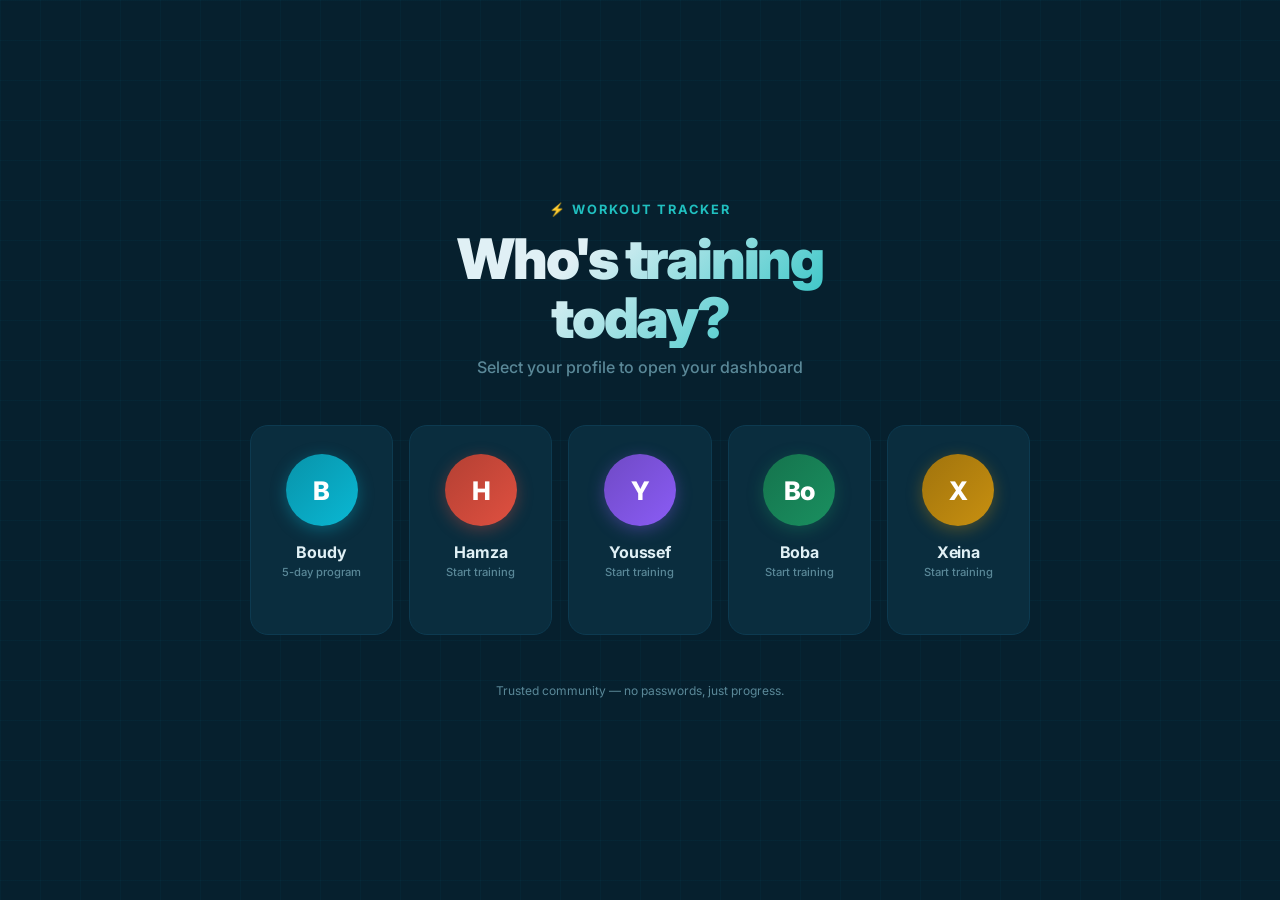
<file: index.html>
<!DOCTYPE html>
<html lang="en">
<head>
  <meta charset="UTF-8">
  <meta name="viewport" content="width=device-width, initial-scale=1.0">
  <title>Workout Tracker</title>
  <link rel="manifest" href="/manifest.json">
  <meta name="theme-color" content="#0ab8d4">
  <meta name="mobile-web-app-capable" content="yes">
  <meta name="apple-mobile-web-app-capable" content="yes">
  <meta name="apple-mobile-web-app-status-bar-style" content="black-translucent">
  <meta name="apple-mobile-web-app-title" content="Workout">
  <link rel="apple-touch-icon" href="/icons/icon.jpg">
  <link rel="preconnect" href="https://fonts.googleapis.com">
  <link rel="preconnect" href="https://fonts.gstatic.com" crossorigin>
  <link href="https://fonts.googleapis.com/css2?family=Inter:wght@400;500;600;700;800;900&display=swap" rel="stylesheet">
  <style>
    *, *::before, *::after { box-sizing: border-box; margin: 0; padding: 0; }

    :root {
      --bg:      #06202e;
      --surface: #0a2d3e;
      --border:  #0d3a50;
      --text:    #e0f0f5;
      --muted:   #5a8898;
      --font:    'Inter', -apple-system, sans-serif;
    }

    body {
      font-family: var(--font);
      background: var(--bg);
      color: var(--text);
      min-height: 100vh;
      display: flex;
      flex-direction: column;
      align-items: center;
      justify-content: center;
      padding: 2rem 1rem;
      -webkit-font-smoothing: antialiased;
    }

    /* Background grid texture */
    body::before {
      content: '';
      position: fixed;
      inset: 0;
      background-image:
        linear-gradient(rgba(10,184,212,.04) 1px, transparent 1px),
        linear-gradient(90deg, rgba(10,184,212,.04) 1px, transparent 1px);
      background-size: 40px 40px;
      pointer-events: none;
      z-index: 0;
    }

    .landing {
      position: relative;
      z-index: 1;
      width: 100%;
      max-width: 780px;
      display: flex;
      flex-direction: column;
      align-items: center;
      gap: 3rem;
    }

    .landing-header {
      text-align: center;
      display: flex;
      flex-direction: column;
      gap: .6rem;
    }

    .landing-logo {
      font-size: .8rem;
      font-weight: 700;
      letter-spacing: .15em;
      text-transform: uppercase;
      color: #20c0c0;
      margin-bottom: .25rem;
    }

    .landing-title {
      font-size: clamp(2rem, 6vw, 3.5rem);
      font-weight: 900;
      letter-spacing: -0.04em;
      line-height: 1.05;
      background: linear-gradient(135deg, #e0f0f5 30%, #20c0c0 100%);
      -webkit-background-clip: text;
      -webkit-text-fill-color: transparent;
      background-clip: text;
    }

    .landing-sub {
      font-size: 1rem;
      color: var(--muted);
      font-weight: 500;
    }

    /* User grid */
    .user-grid {
      display: grid;
      grid-template-columns: repeat(5, 1fr);
      gap: 1rem;
      width: 100%;
    }

    .user-card {
      display: flex;
      flex-direction: column;
      align-items: center;
      gap: 1rem;
      padding: 1.75rem 1rem 1.5rem;
      background: var(--surface);
      border: 1.5px solid var(--border);
      border-radius: 18px;
      text-decoration: none;
      color: var(--text);
      transition: transform .2s ease, border-color .2s ease, box-shadow .2s ease;
      cursor: pointer;
      position: relative;
      overflow: hidden;
    }

    .user-card::before {
      content: '';
      position: absolute;
      inset: 0;
      opacity: 0;
      transition: opacity .2s ease;
    }

    .user-card:hover {
      transform: translateY(-6px) scale(1.02);
      text-decoration: none;
    }

    .user-card:hover::before { opacity: 1; }

    /* Per-user accent colors */
    .user-card[data-user="boudy"]  { --u: #0ab8d4; }
    .user-card[data-user="hamza"]  { --u: #e05040; }
    .user-card[data-user="youssef"]{ --u: #8b5cf6; }
    .user-card[data-user="boba"]   { --u: #1a9060; }
    .user-card[data-user="xeina"]  { --u: #c89010; }

    .user-card:hover {
      border-color: var(--u);
      box-shadow: 0 12px 40px rgba(0,0,0,.3), 0 0 0 1px var(--u), 0 0 24px color-mix(in srgb, var(--u) 30%, transparent);
    }

    .user-card::before {
      background: radial-gradient(ellipse at top, color-mix(in srgb, var(--u) 12%, transparent), transparent 70%);
    }

    .avatar {
      width: 72px;
      height: 72px;
      border-radius: 50%;
      display: flex;
      align-items: center;
      justify-content: center;
      font-size: 1.6rem;
      font-weight: 800;
      letter-spacing: -0.02em;
      color: #fff;
      background: linear-gradient(135deg, color-mix(in srgb, var(--u) 80%, #000), var(--u));
      box-shadow: 0 4px 16px color-mix(in srgb, var(--u) 35%, transparent);
      transition: box-shadow .2s ease, transform .2s ease;
      flex-shrink: 0;
      position: relative;
      z-index: 1;
    }

    .user-card:hover .avatar {
      box-shadow: 0 6px 24px color-mix(in srgb, var(--u) 50%, transparent);
      transform: scale(1.08);
    }

    .user-info {
      display: flex;
      flex-direction: column;
      align-items: center;
      gap: .2rem;
      position: relative;
      z-index: 1;
    }

    .user-name {
      font-size: 1rem;
      font-weight: 700;
      letter-spacing: -.01em;
    }

    .user-tag {
      font-size: .7rem;
      color: var(--muted);
      font-weight: 500;
    }

    .user-arrow {
      font-size: .8rem;
      color: var(--u);
      opacity: 0;
      transform: translateY(4px);
      transition: opacity .2s ease, transform .2s ease;
      position: relative;
      z-index: 1;
    }

    .user-card:hover .user-arrow {
      opacity: 1;
      transform: translateY(0);
    }

    .landing-footer {
      font-size: .75rem;
      color: var(--muted);
      text-align: center;
    }

    #update-banner {
      position: fixed;
      top: 1rem;
      left: 50%;
      transform: translateX(-50%) translateY(-120px);
      z-index: 9999;
      display: flex;
      align-items: center;
      gap: .75rem;
      background: #0a2030;
      border: 1.5px solid #0ab8d4;
      color: #e0f0f5;
      padding: .7rem 1.1rem;
      border-radius: 99px;
      box-shadow: 0 4px 24px rgba(0,0,0,.35);
      font-size: .875rem;
      font-weight: 500;
      white-space: nowrap;
      transition: transform .35s cubic-bezier(.34,1.56,.64,1);
      font-family: 'Inter', sans-serif;
    }
    #update-banner.visible { transform: translateX(-50%) translateY(0); }
    #update-banner .update-btn {
      background: #0ab8d4;
      color: #fff;
      border: none;
      border-radius: 99px;
      padding: .3rem .85rem;
      font-size: .8rem;
      font-weight: 700;
      cursor: pointer;
    }

    /* Mobile */
    @media (max-width: 640px) {
      .user-grid {
        grid-template-columns: repeat(2, 1fr);
        gap: .85rem;
      }

      /* Boudy gets full width on mobile to stand out */
      .user-card:first-child {
        grid-column: 1 / -1;
        flex-direction: row;
        padding: 1.25rem 1.5rem;
        gap: 1.25rem;
        justify-content: flex-start;
      }

      .user-card:first-child .user-info { align-items: flex-start; }
      .user-card:first-child .user-arrow { opacity: 1; transform: none; }

      .avatar { width: 60px; height: 60px; font-size: 1.3rem; }

      .landing-title { font-size: 2rem; }
    }

    @media (max-width: 400px) {
      .user-grid { grid-template-columns: 1fr; }
      .user-card:first-child { flex-direction: column; }
    }
  </style>
</head>
<body>
  <div class="landing">

    <header class="landing-header">
      <p class="landing-logo">⚡ Workout Tracker</p>
      <h1 class="landing-title">Who's training<br>today?</h1>
      <p class="landing-sub">Select your profile to open your dashboard</p>
    </header>

    <div class="user-grid">

      <a class="user-card" href="app.html?user=boudy" data-user="boudy">
        <div class="avatar">B</div>
        <div class="user-info">
          <span class="user-name">Boudy</span>
          <span class="user-tag">5-day program</span>
        </div>
        <span class="user-arrow">Open →</span>
      </a>

      <a class="user-card" href="app.html?user=hamza" data-user="hamza">
        <div class="avatar">H</div>
        <div class="user-info">
          <span class="user-name">Hamza</span>
          <span class="user-tag">Start training</span>
        </div>
        <span class="user-arrow">Open →</span>
      </a>

      <a class="user-card" href="app.html?user=youssef" data-user="youssef">
        <div class="avatar">Y</div>
        <div class="user-info">
          <span class="user-name">Youssef</span>
          <span class="user-tag">Start training</span>
        </div>
        <span class="user-arrow">Open →</span>
      </a>

      <a class="user-card" href="app.html?user=boba" data-user="boba">
        <div class="avatar">Bo</div>
        <div class="user-info">
          <span class="user-name">Boba</span>
          <span class="user-tag">Start training</span>
        </div>
        <span class="user-arrow">Open →</span>
      </a>

      <a class="user-card" href="app.html?user=xeina" data-user="xeina">
        <div class="avatar">X</div>
        <div class="user-info">
          <span class="user-name">Xeina</span>
          <span class="user-tag">Start training</span>
        </div>
        <span class="user-arrow">Open →</span>
      </a>

    </div>

    <footer class="landing-footer">
      Trusted community — no passwords, just progress.
    </footer>

  </div>
  <script>
    if ('serviceWorker' in navigator) {
      navigator.serviceWorker.register('/sw.js').then(reg => {
        function offerUpdate(sw) {
          const banner = document.createElement('div');
          banner.id = 'update-banner';
          banner.innerHTML = '⬆ New version available <button class="update-btn">Refresh</button>';
          document.body.appendChild(banner);
          requestAnimationFrame(() => banner.classList.add('visible'));
          banner.querySelector('.update-btn').addEventListener('click', () => {
            sw.postMessage({ type: 'SKIP_WAITING' });
          });
        }

        if (reg.waiting) offerUpdate(reg.waiting);

        reg.addEventListener('updatefound', () => {
          const sw = reg.installing;
          sw.addEventListener('statechange', () => {
            if (sw.state === 'installed' && navigator.serviceWorker.controller) {
              offerUpdate(sw);
            }
          });
        });

        navigator.serviceWorker.addEventListener('controllerchange', () => {
          window.location.reload();
        });
      });
    }
  </script>
</body>
</html>
</file>
